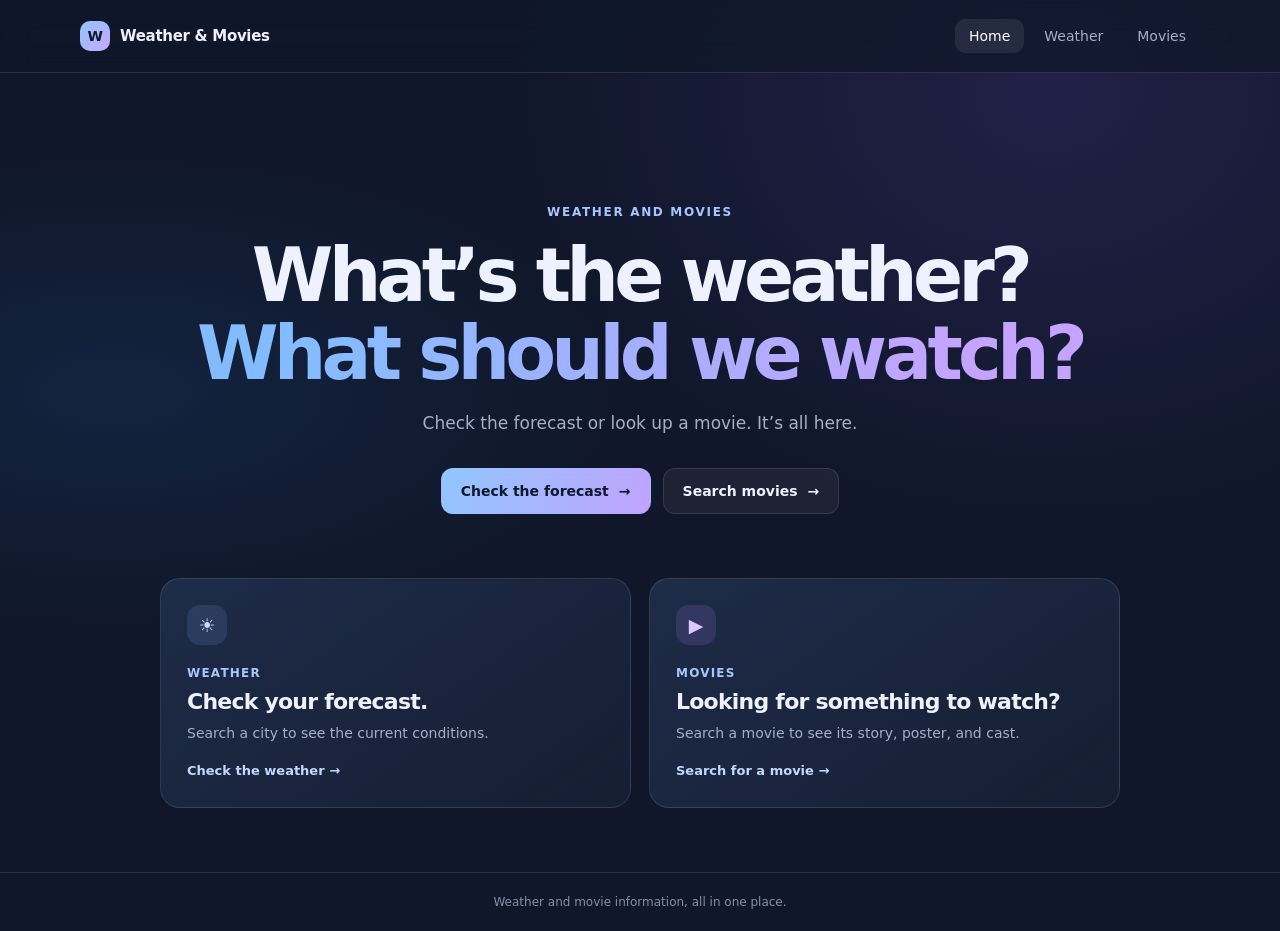
<file: weather and movies/weathermovies/index.html>
<!DOCTYPE html>
<html lang="en">
<head>
    <meta charset="UTF-8">
    <meta name="viewport" content="width=device-width, initial-scale=1.0">
    <meta name="theme-color" content="#10172a">
    <title>Weather &amp; Movies</title>
    <link rel="icon" type="image/svg+xml" href="favicon.svg">
    <link rel="stylesheet" href="styles.css">
</head>
<body>
    <header class="site-header">
        <nav class="navigation" aria-label="Main navigation">
            <a class="brand" href="index.html"><span class="brand-mark" aria-hidden="true">W</span> Weather &amp; Movies</a>
            <div class="nav-links">
                <a class="nav-link" href="index.html" aria-current="page">Home</a>
                <a class="nav-link" href="weather.html">Weather</a>
                <a class="nav-link" href="movies.html">Movies</a>
            </div>
        </nav>
    </header>

    <main class="home-main">
        <section class="hero">
            <span class="eyebrow">Weather and movies</span>
            <h1>What’s the weather? <span class="gradient-text">What should we watch?</span></h1>
            <p class="hero-copy">Check the forecast or look up a movie. It’s all here.</p>
            <div class="hero-actions">
                <a class="button button-primary" href="weather.html">Check the forecast <span aria-hidden="true">→</span></a>
                <a class="button button-secondary" href="movies.html">Search movies <span aria-hidden="true">→</span></a>
            </div>
        </section>

        <section class="feature-grid" aria-label="Explore">
            <a class="feature-card weather-feature" href="weather.html">
                <span class="feature-icon" aria-hidden="true">☀</span>
                <span class="feature-label">Weather</span>
                <h2>Check your forecast.</h2>
                <p>Search a city to see the current conditions.</p>
                <span class="feature-link">Check the weather <span aria-hidden="true">→</span></span>
            </a>
            <a class="feature-card movies-feature" href="movies.html">
                <span class="feature-icon" aria-hidden="true">▶</span>
                <span class="feature-label">Movies</span>
                <h2>Looking for something to watch?</h2>
                <p>Search a movie to see its story, poster, and cast.</p>
                <span class="feature-link">Search for a movie <span aria-hidden="true">→</span></span>
            </a>
        </section>
    </main>
    <footer class="site-footer">Weather and movie information, all in one place.</footer>
</body>
</html>
</file>
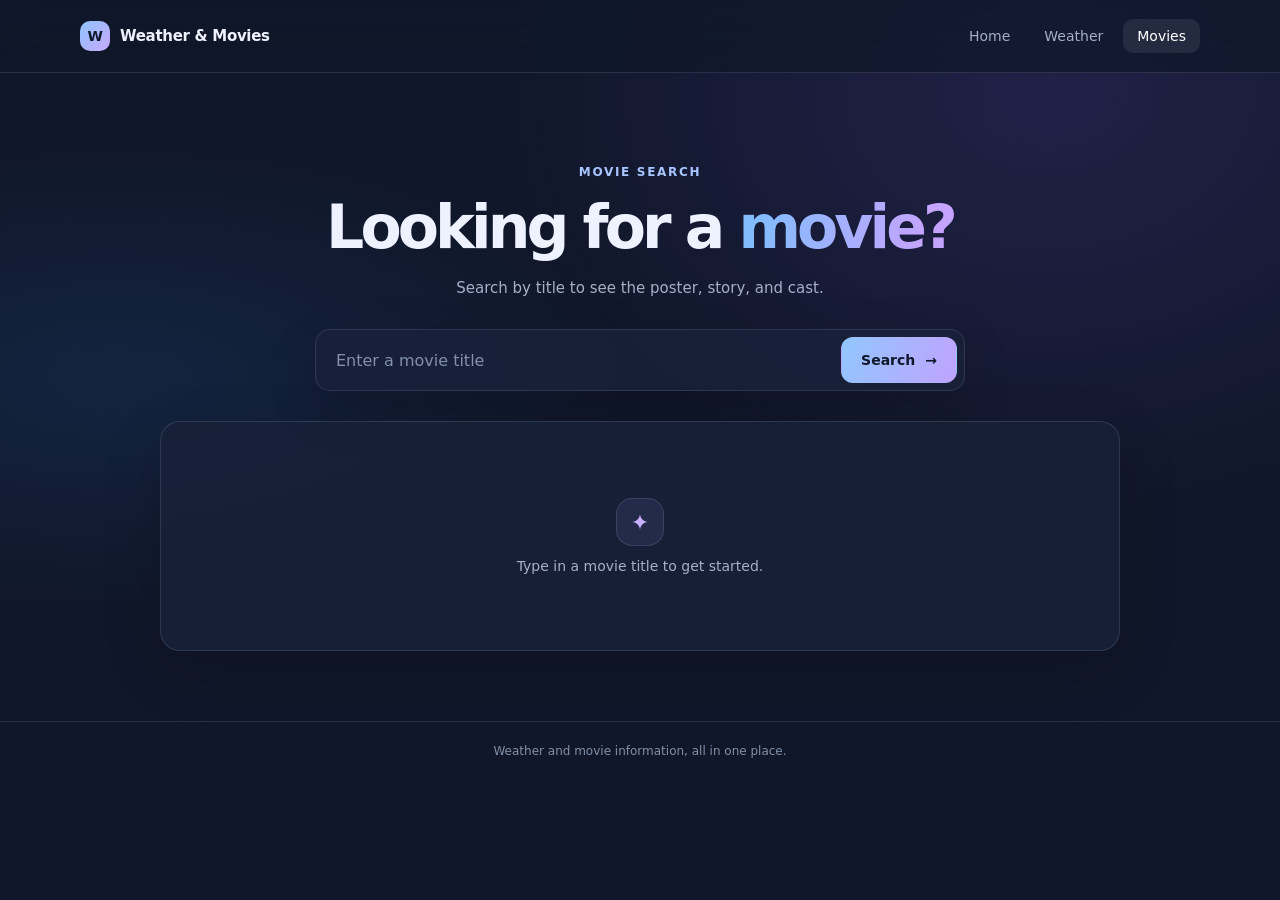
<file: weather and movies/weathermovies/movies.html>
<!DOCTYPE html>
<html lang="en">
<head>
    <meta charset="UTF-8">
    <meta name="viewport" content="width=device-width, initial-scale=1.0">
    <meta name="theme-color" content="#10172a">
    <title>Movie Search | Weather &amp; Movies</title>
    <link rel="icon" type="image/svg+xml" href="favicon.svg">
    <link rel="stylesheet" href="styles.css">
    <script src="movies.js" defer></script>
</head>
<body>
    <header class="site-header">
        <nav class="navigation" aria-label="Main navigation">
            <a class="brand" href="index.html"><span class="brand-mark" aria-hidden="true">W</span> Weather &amp; Movies</a>
            <div class="nav-links">
                <a class="nav-link" href="index.html">Home</a>
                <a class="nav-link" href="weather.html">Weather</a>
                <a class="nav-link" href="movies.html" aria-current="page">Movies</a>
            </div>
        </nav>
    </header>

    <main class="page-main">
        <section class="page-heading">
            <span class="eyebrow">Movie search</span>
            <h1>Looking for a <span class="gradient-text">movie?</span></h1>
            <p>Search by title to see the poster, story, and cast.</p>
        </section>

        <form class="search-form" id="movieSearchForm">
            <label class="sr-only" for="userinput">Movie title</label>
            <input id="userinput" name="movie" type="search" placeholder="Enter a movie title" autocomplete="off" required>
            <button class="button button-primary" id="submitBtn" type="submit">Search <span aria-hidden="true">→</span></button>
        </form>

        <section class="result-panel" id="mkc" aria-live="polite" aria-busy="false">
            <div class="empty-state">
                <span class="empty-icon" aria-hidden="true">✦</span>
                <p>Type in a movie title to get started.</p>
            </div>
        </section>
    </main>
    <footer class="site-footer">Weather and movie information, all in one place.</footer>
</body>
</html>
</file>
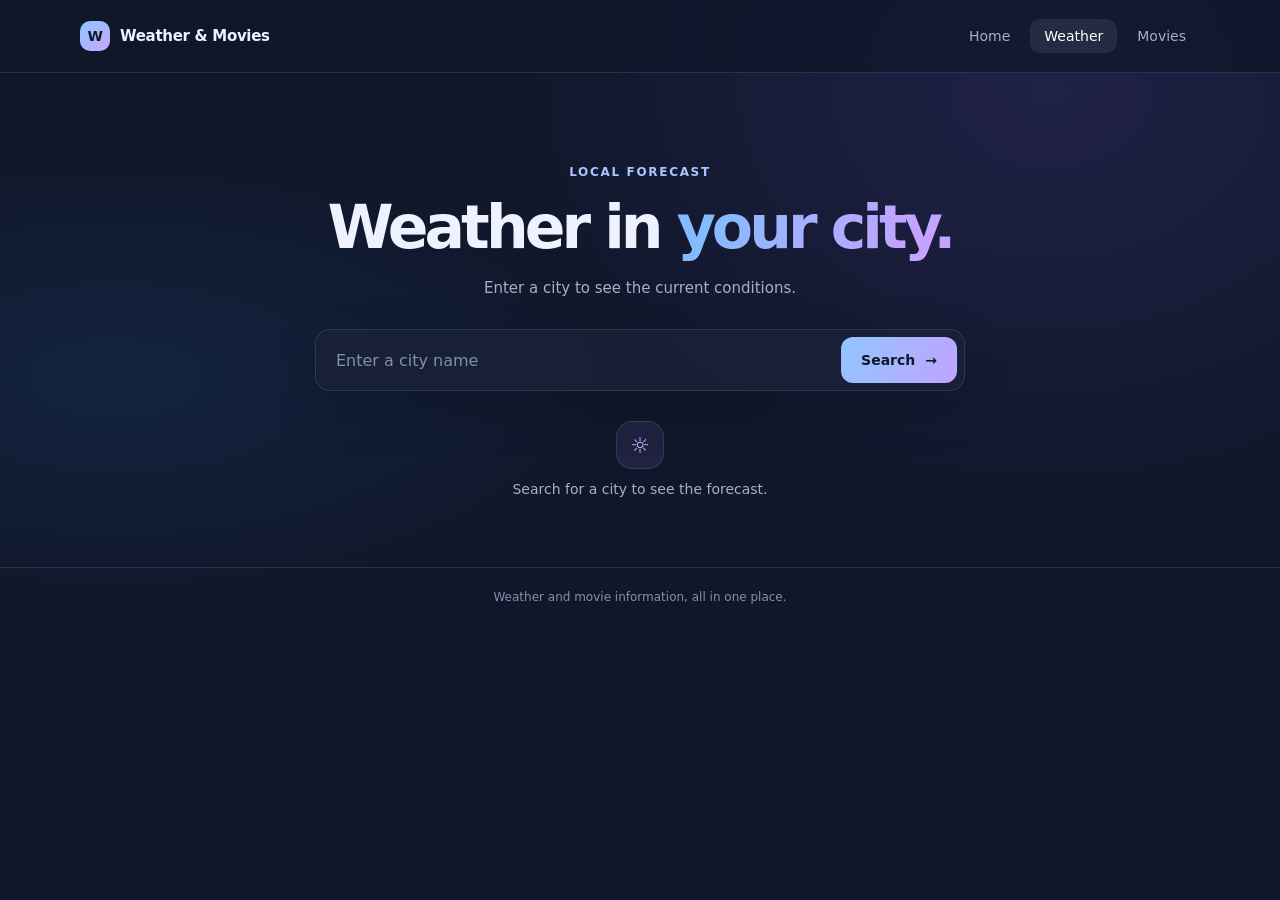
<file: weather and movies/weathermovies/weather.html>
<!DOCTYPE html>
<html lang="en">
<head>
    <meta charset="UTF-8">
    <meta name="viewport" content="width=device-width, initial-scale=1.0">
    <meta name="theme-color" content="#10172a">
    <title>Weather | Weather &amp; Movies</title>
    <link rel="icon" type="image/svg+xml" href="favicon.svg">
    <link rel="stylesheet" href="styles.css">
    <script src="weather.js" defer></script>
</head>
<body>
    <header class="site-header">
        <nav class="navigation" aria-label="Main navigation">
            <a class="brand" href="index.html"><span class="brand-mark" aria-hidden="true">W</span> Weather &amp; Movies</a>
            <div class="nav-links">
                <a class="nav-link" href="index.html">Home</a>
                <a class="nav-link" href="weather.html" aria-current="page">Weather</a>
                <a class="nav-link" href="movies.html">Movies</a>
            </div>
        </nav>
    </header>

    <main class="page-main">
        <section class="page-heading">
            <span class="eyebrow">Local forecast</span>
            <h1>Weather in <span class="gradient-text">your city.</span></h1>
            <p>Enter a city to see the current conditions.</p>
        </section>

        <form class="search-form" id="weatherSearchForm">
            <label class="sr-only" for="tmc">City name</label>
            <input id="tmc" name="city" type="search" placeholder="Enter a city name" autocomplete="off" required>
            <button class="button button-primary" id="submitbtn" type="submit">Search <span aria-hidden="true">→</span></button>
        </form>

        <section class="weather-results" id="mkc" aria-live="polite" aria-busy="false">
            <div class="empty-state">
                <span class="empty-icon" aria-hidden="true">☼</span>
                <p>Search for a city to see the forecast.</p>
            </div>
        </section>
    </main>
    <footer class="site-footer">Weather and movie information, all in one place.</footer>
</body>
</html>
</file>
<file: weather and movies/weathermovies/styles.css>
:root {
    color-scheme: dark;
    font-family: Inter, ui-sans-serif, system-ui, -apple-system, BlinkMacSystemFont, "Segoe UI", sans-serif;
    color: #eef2ff;
    background: #10172a;
    font-synthesis: none;
    text-rendering: optimizeLegibility;
    --muted: #a5b0c7;
    --line: rgba(209, 220, 245, 0.13);
    --panel: rgba(24, 34, 57, 0.78);
    --blue: #70a5ff;
    --purple: #c1a0ff;
}

* {
    box-sizing: border-box;
}

body {
    min-width: 320px;
    min-height: 100vh;
    margin: 0;
    background:
        radial-gradient(ellipse at 82% 10%, rgba(87, 67, 169, 0.23), transparent 34rem),
        radial-gradient(ellipse at 9% 42%, rgba(36, 101, 176, 0.16), transparent 32rem),
        #10172a;
}

a {
    color: inherit;
    text-decoration: none;
}

button,
input {
    font: inherit;
}

.site-header {
    border-bottom: 1px solid var(--line);
    background: rgba(16, 23, 42, 0.74);
    backdrop-filter: blur(16px);
}

.navigation {
    width: min(1120px, calc(100% - 40px));
    min-height: 72px;
    margin: 0 auto;
    display: flex;
    align-items: center;
    justify-content: space-between;
    gap: 20px;
}

.brand {
    display: inline-flex;
    align-items: center;
    gap: 10px;
    font-size: 15px;
    font-weight: 700;
    letter-spacing: -0.02em;
    white-space: nowrap;
}

.brand-mark {
    width: 30px;
    height: 30px;
    display: grid;
    place-items: center;
    border-radius: 10px;
    color: #11182a;
    background: linear-gradient(135deg, #8dc4ff, #c8a9ff);
    font-size: 14px;
}

.nav-links {
    display: flex;
    align-items: center;
    gap: 6px;
}

.nav-link {
    padding: 9px 14px;
    border-radius: 10px;
    color: var(--muted);
    font-size: 14px;
    transition: color 160ms ease, background 160ms ease;
}

.nav-link:hover,
.nav-link[aria-current="page"] {
    color: #fff;
    background: rgba(255, 255, 255, 0.08);
}

.home-main,
.page-main {
    width: min(960px, calc(100% - 40px));
    margin: 0 auto;
}

.hero {
    padding: clamp(72px, 12vw, 128px) 0 64px;
    text-align: center;
}

.eyebrow {
    display: inline-block;
    color: #a9c5ff;
    font-size: 12px;
    font-weight: 700;
    letter-spacing: 0.14em;
    text-transform: uppercase;
}

h1 {
    margin: 16px 0;
    font-size: clamp(42px, 8vw, 74px);
    line-height: 1.06;
    letter-spacing: -0.065em;
}

.gradient-text {
    color: #9dc1ff;
    background: linear-gradient(100deg, #82bcff 10%, #c4a4ff 85%);
    background-clip: text;
    -webkit-text-fill-color: transparent;
}

.hero-copy,
.page-heading p {
    max-width: 570px;
    margin: 0 auto;
    color: var(--muted);
    font-size: 17px;
    line-height: 1.7;
}

.hero-actions {
    margin-top: 30px;
    display: flex;
    justify-content: center;
    flex-wrap: wrap;
    gap: 12px;
}

.button {
    min-height: 46px;
    padding: 0 19px;
    border: 1px solid transparent;
    border-radius: 12px;
    display: inline-flex;
    align-items: center;
    justify-content: center;
    gap: 10px;
    color: #10172a;
    font-size: 14px;
    font-weight: 700;
    cursor: pointer;
    transition: transform 160ms ease, filter 160ms ease, border-color 160ms ease;
}

.button:hover {
    filter: brightness(1.08);
    transform: translateY(-2px);
}

.button:focus-visible,
.nav-link:focus-visible,
.brand:focus-visible,
.feature-card:focus-visible {
    outline: 3px solid #9dc1ff;
    outline-offset: 3px;
}

.button-primary {
    background: linear-gradient(110deg, #91c6ff, #c0a3ff);
}

.button-secondary {
    border-color: var(--line);
    color: #eef2ff;
    background: rgba(255, 255, 255, 0.055);
}

.feature-grid {
    display: grid;
    grid-template-columns: repeat(2, minmax(0, 1fr));
    gap: 18px;
    padding-bottom: 64px;
}

.feature-card {
    min-height: 230px;
    padding: 26px;
    border: 1px solid var(--line);
    border-radius: 20px;
    background: linear-gradient(145deg, rgba(33, 47, 76, 0.88), rgba(24, 33, 55, 0.72));
    transition: transform 180ms ease, border-color 180ms ease;
}

.feature-card:hover {
    transform: translateY(-4px);
    border-color: rgba(157, 193, 255, 0.42);
}

.feature-icon {
    width: 40px;
    height: 40px;
    margin-bottom: 17px;
    border-radius: 13px;
    display: grid;
    place-items: center;
    color: #c8dcff;
    background: rgba(125, 169, 255, 0.14);
    font-size: 19px;
}

.movies-feature .feature-icon {
    color: #dbc8ff;
    background: rgba(172, 129, 255, 0.15);
}

.feature-label {
    color: #a9c5ff;
    font-size: 12px;
    font-weight: 700;
    letter-spacing: 0.1em;
    text-transform: uppercase;
}

.feature-card h2 {
    margin: 8px 0;
    font-size: 22px;
    letter-spacing: -0.035em;
}

.feature-card p {
    margin: 0;
    color: var(--muted);
    font-size: 14px;
    line-height: 1.6;
}

.feature-link {
    display: inline-block;
    margin-top: 19px;
    color: #c4d8ff;
    font-size: 13px;
    font-weight: 700;
}

.page-main {
    padding-top: clamp(56px, 9vw, 88px);
    padding-bottom: 70px;
}

.page-heading {
    margin-bottom: 28px;
    text-align: center;
}

.page-heading h1 {
    font-size: clamp(38px, 7vw, 60px);
}

.page-heading p {
    font-size: 15px;
}

.search-form {
    width: min(650px, 100%);
    margin: 0 auto 30px;
    padding: 7px;
    border: 1px solid var(--line);
    border-radius: 15px;
    display: flex;
    gap: 8px;
    background: rgba(24, 34, 57, 0.88);
    box-shadow: 0 18px 50px rgba(0, 0, 0, 0.15);
}

.search-form input {
    min-width: 0;
    flex: 1;
    padding: 0 13px;
    border: 0;
    outline: 0;
    color: #f3f5ff;
    background: transparent;
}

.search-form input::placeholder {
    color: #8290aa;
}

.search-form:focus-within {
    border-color: rgba(157, 193, 255, 0.65);
    box-shadow: 0 0 0 3px rgba(112, 165, 255, 0.12);
}

.search-form .button {
    flex: 0 0 auto;
}

.result-panel,
.weather-card {
    border: 1px solid var(--line);
    border-radius: 20px;
    background: var(--panel);
    box-shadow: 0 20px 60px rgba(0, 0, 0, 0.16);
}

.result-panel {
    min-height: 230px;
    padding: 24px;
    display: grid;
    place-items: center;
}

.empty-state {
    text-align: center;
    color: var(--muted);
}

.empty-state p {
    margin: 12px 0 0;
    font-size: 14px;
}

.empty-icon {
    width: 48px;
    height: 48px;
    margin: 0 auto;
    border: 1px solid var(--line);
    border-radius: 16px;
    display: grid;
    place-items: center;
    color: #c7b1ff;
    background: rgba(177, 143, 255, 0.1);
    font-size: 22px;
}

.status-message {
    margin: 0;
    color: var(--muted);
    text-align: center;
    line-height: 1.6;
}

.status-error {
    color: #ffb4b4;
}

.movie-result {
    width: min(680px, 100%);
    display: grid;
    grid-template-columns: minmax(140px, 220px) minmax(0, 1fr);
    align-items: start;
    gap: 26px;
}

.movie-poster {
    width: 100%;
    aspect-ratio: 2 / 3;
    border: 1px solid var(--line);
    border-radius: 14px;
    object-fit: cover;
    background: rgba(255, 255, 255, 0.04);
}

.poster-placeholder {
    aspect-ratio: 2 / 3;
    border: 1px solid var(--line);
    border-radius: 14px;
    display: grid;
    place-items: center;
    color: var(--muted);
    background: rgba(255, 255, 255, 0.04);
    text-align: center;
}

.movie-info h2 {
    margin: 2px 0 8px;
    font-size: clamp(23px, 4vw, 32px);
    letter-spacing: -0.04em;
}

.movie-year {
    margin: 0 0 20px;
    color: #a9c5ff;
    font-size: 14px;
}

.movie-info h3 {
    margin: 16px 0 5px;
    color: #dce5f8;
    font-size: 13px;
}

.movie-info p {
    margin: 0;
    color: var(--muted);
    font-size: 14px;
    line-height: 1.65;
}

.weather-results {
    width: min(760px, 100%);
    margin: 0 auto;
}

.weather-card {
    padding: clamp(22px, 5vw, 34px);
}

.weather-location {
    margin: 0;
    font-size: clamp(26px, 5vw, 36px);
    letter-spacing: -0.04em;
}

.weather-condition {
    margin: 8px 0 24px;
    color: var(--muted);
    font-size: 15px;
    text-transform: capitalize;
}

.temperature {
    margin: 0 0 24px;
    color: #c5dcff;
    font-size: clamp(48px, 10vw, 72px);
    font-weight: 700;
    letter-spacing: -0.07em;
    line-height: 1;
}

.weather-grid {
    display: grid;
    grid-template-columns: repeat(3, minmax(0, 1fr));
    gap: 11px;
}

.weather-stat {
    min-height: 86px;
    padding: 15px;
    border: 1px solid var(--line);
    border-radius: 13px;
    background: rgba(255, 255, 255, 0.035);
}

.weather-stat span {
    display: block;
    color: var(--muted);
    font-size: 12px;
}

.weather-stat strong {
    display: block;
    margin-top: 8px;
    color: #eef2ff;
    font-size: 16px;
}

.site-footer {
    padding: 22px 20px;
    border-top: 1px solid var(--line);
    color: #8290aa;
    font-size: 12px;
    text-align: center;
}

.sr-only {
    position: absolute;
    width: 1px;
    height: 1px;
    padding: 0;
    margin: -1px;
    overflow: hidden;
    clip: rect(0, 0, 0, 0);
    white-space: nowrap;
    border: 0;
}

@media (max-width: 600px) {
    .navigation {
        width: min(100% - 28px, 1120px);
        min-height: 64px;
        flex-wrap: wrap;
        justify-content: center;
        gap: 2px;
        padding: 11px 0;
    }

    .brand {
        width: 100%;
        justify-content: center;
    }

    .nav-links {
        justify-content: center;
    }

    .nav-link {
        padding: 8px 12px;
    }

    .home-main,
    .page-main {
        width: min(100% - 28px, 960px);
    }

    .hero {
        padding-top: 76px;
    }

    .hero-copy {
        font-size: 15px;
    }

    .feature-grid {
        grid-template-columns: 1fr;
        gap: 12px;
    }

    .feature-card {
        min-height: 205px;
    }

    .search-form {
        padding: 6px;
    }

    .search-form input {
        padding-left: 9px;
        font-size: 14px;
    }

    .search-form .button {
        padding: 0 12px;
        font-size: 13px;
    }

    .result-panel {
        padding: 18px;
    }

    .movie-result {
        grid-template-columns: minmax(100px, 34%) minmax(0, 1fr);
        gap: 16px;
    }

    .movie-info h3 {
        margin-top: 12px;
    }

    .weather-grid {
        grid-template-columns: repeat(2, minmax(0, 1fr));
    }
}

@media (prefers-reduced-motion: reduce) {
    *,
    *::before,
    *::after {
        scroll-behavior: auto !important;
        transition-duration: 0.01ms !important;
    }
}
</file>
